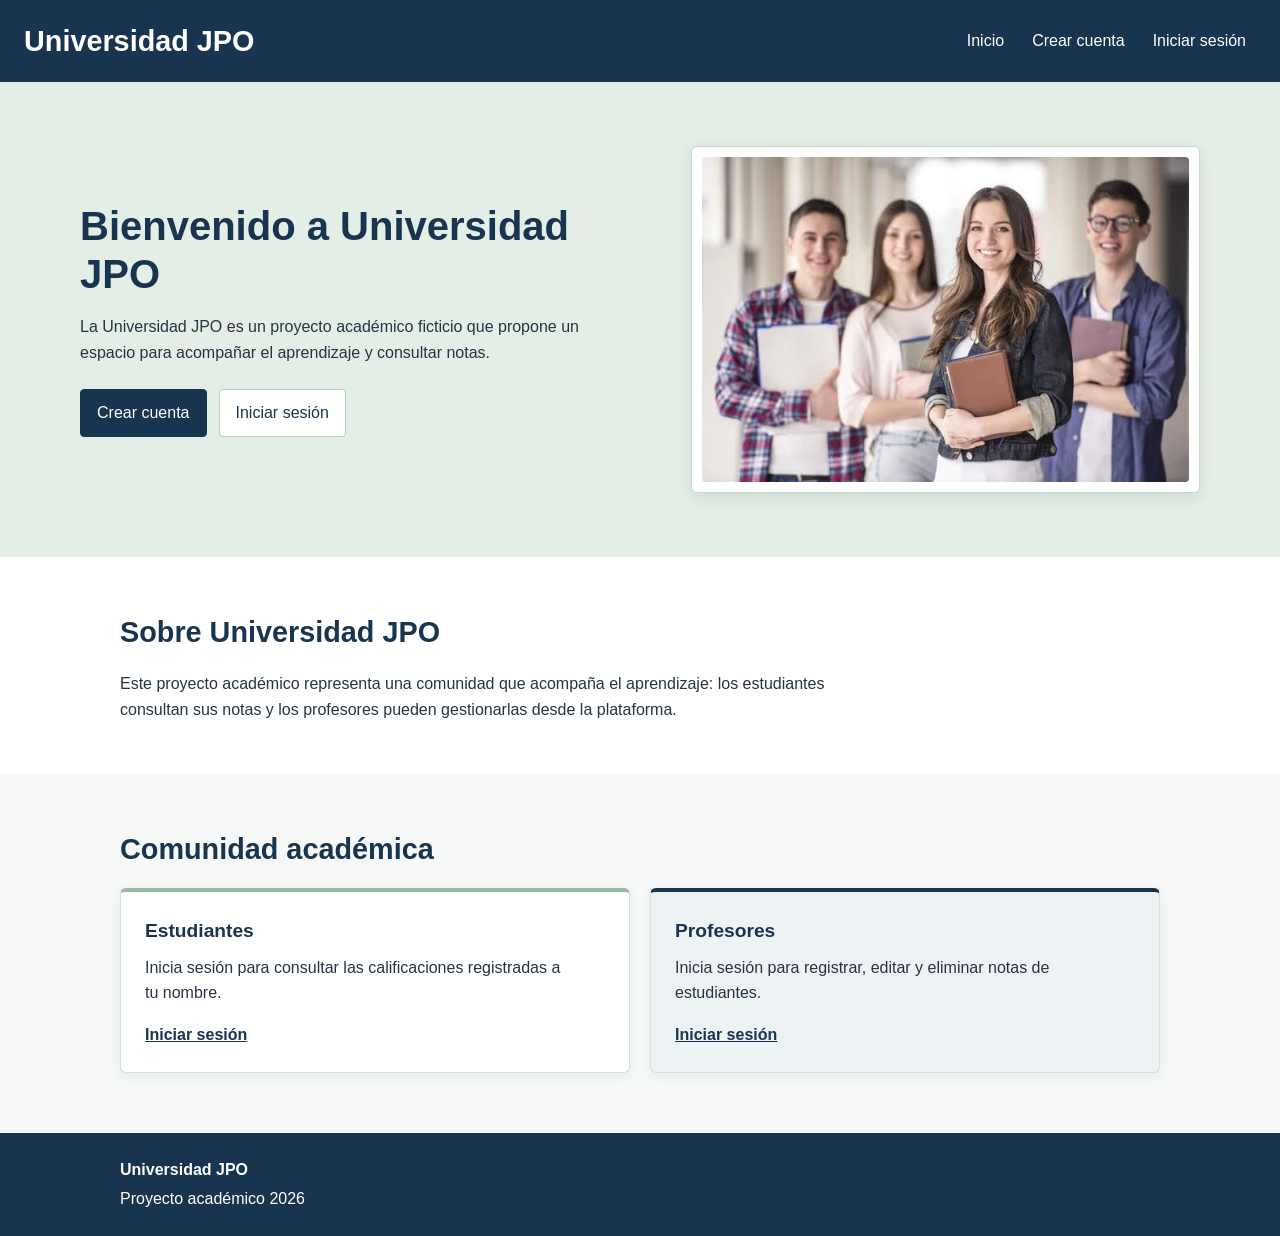
<file: universidad-JPO/index.html>
<!DOCTYPE html>
<html lang="es">
<head>
	<meta charset="UTF-8">
	<meta name="viewport" content="width=device-width, initial-scale=1.0">
	<title>Universidad JPO</title>
	<link rel="stylesheet" href="css/inicio.css">
</head>
<body>
	<header class="encabezado">
		<h1>Universidad JPO</h1>
		<nav class="menu-superior" aria-label="Navegación principal">
			<a href="index.html">Inicio</a>
			<a href="registro.html">Crear cuenta</a>
			<a href="iniciar-sesion.html">Iniciar sesión</a>
		</nav>
	</header>

	<main>
		<section class="presentacion" aria-labelledby="titulo-presentacion">
			<div class="contenido-destacado">
				<div class="contenido-presentacion">
					<h2 id="titulo-presentacion">Bienvenido a Universidad JPO</h2>
					<p>
						La Universidad JPO es un proyecto académico ficticio que propone
						un espacio para acompañar el aprendizaje y consultar notas.
					</p>
					<nav class="enlaces-cuenta" aria-label="Opciones de cuenta">
						<a class="boton-principal" href="registro.html">Crear cuenta</a>
						<a class="boton-secundario" href="iniciar-sesion.html">Iniciar sesión</a>
					</nav>
				</div>
				<figure class="visual-campus">
					<img src="img/comunidad-jpo.jpg" alt="Estudiantes universitarios">
				</figure>
			</div>
		</section>

		<section class="sobre-universidad" aria-labelledby="titulo-sobre">
			<div class="contenido-seccion">
				<h2 id="titulo-sobre">Sobre Universidad JPO</h2>
				<p>
					Este proyecto académico representa una comunidad que acompaña el
					aprendizaje: los estudiantes consultan sus notas y los profesores
					pueden gestionarlas desde la plataforma.
				</p>
			</div>
		</section>

		<section class="comunidad" aria-labelledby="titulo-comunidad">
			<div class="contenido-seccion">
				<h2 id="titulo-comunidad">Comunidad académica</h2>
				<div class="bloques-comunidad">
					<article class="bloque-comunidad bloque-estudiantes">
						<h3>Estudiantes</h3>
						<p>Inicia sesión para consultar las calificaciones registradas a tu nombre.</p>
						<a href="iniciar-sesion.html">Iniciar sesión</a>
					</article>
					<article class="bloque-comunidad bloque-profesores">
						<h3>Profesores</h3>
						<p>Inicia sesión para registrar, editar y eliminar notas de estudiantes.</p>
						<a href="iniciar-sesion.html">Iniciar sesión</a>
					</article>
				</div>
			</div>
		</section>
	</main>

	<footer class="pie-pagina">
		<div class="contenido-seccion">
			<p class="nombre-pie">Universidad JPO</p>
			<p>Proyecto académico 2026</p>
		</div>
	</footer>
</body>
</html>
</file>
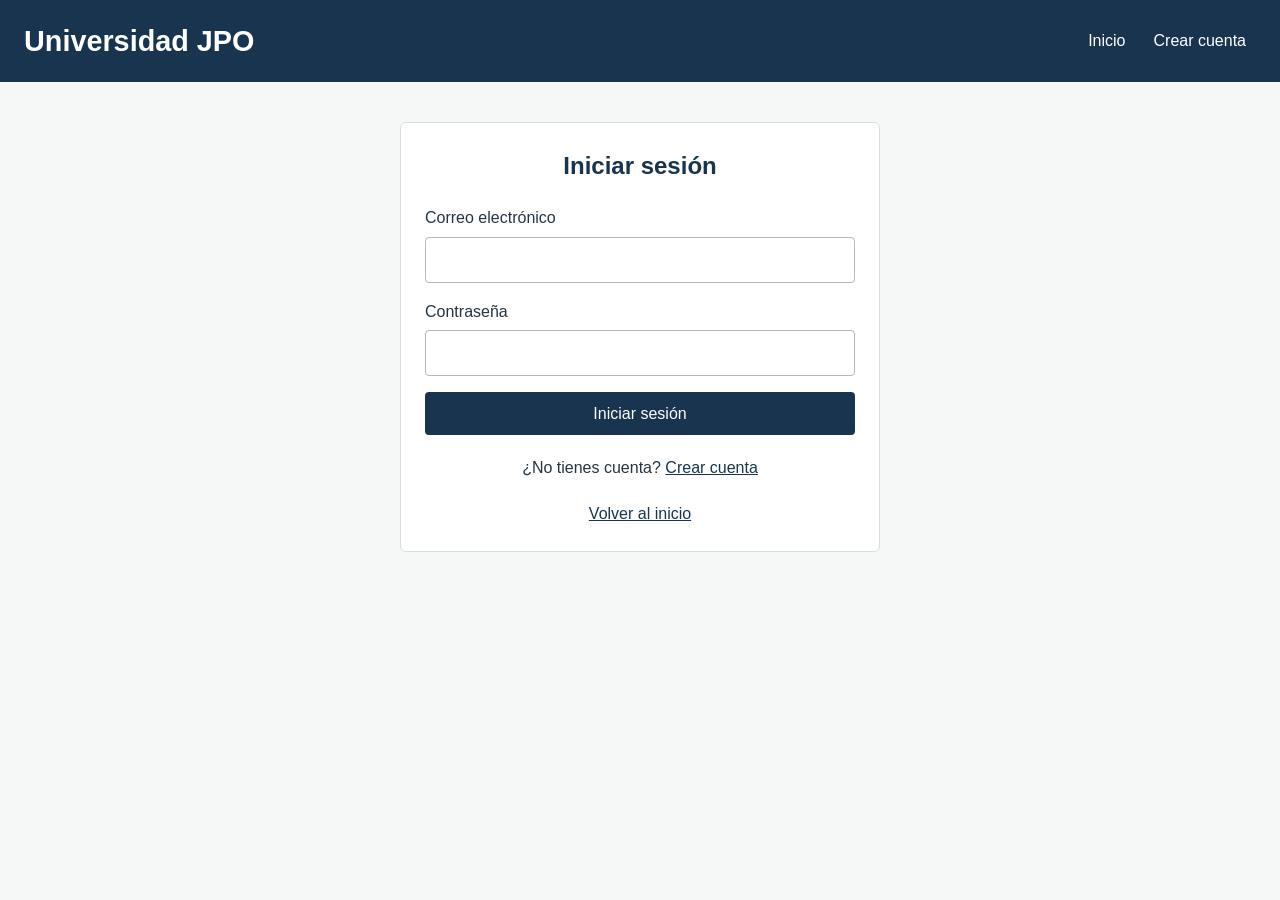
<file: universidad-JPO/estudiante.html>
<!DOCTYPE html>
<html lang="es">
<head>
	<meta charset="UTF-8">
	<meta name="viewport" content="width=device-width, initial-scale=1.0">
	<title>Mis notas | Universidad JPO</title>
	<link rel="stylesheet" href="css/estudiante.css">
</head>
<body>
	<header class="encabezado">
		<h1>Mis notas</h1>
		<nav class="menu-superior" aria-label="Navegación principal">
			<a href="index.html">Inicio</a>
			<button type="button" id="cerrar-sesion">Cerrar sesión</button>
		</nav>
	</header>

	<main class="contenedor-estudiante">
		<p class="bienvenida">Bienvenido, <span id="nombre-estudiante"></span></p>
		<p id="mensaje-notas"></p>

		<div class="contenedor-tabla">
			<table>
				<thead>
					<tr>
						<th scope="col">Asignatura</th>
						<th scope="col">Calificación</th>
					</tr>
				</thead>
				<tbody id="lista-notas"></tbody>
			</table>
		</div>
	</main>
	<script src="js/estudiante.js"></script>
</body>
</html>
</file>
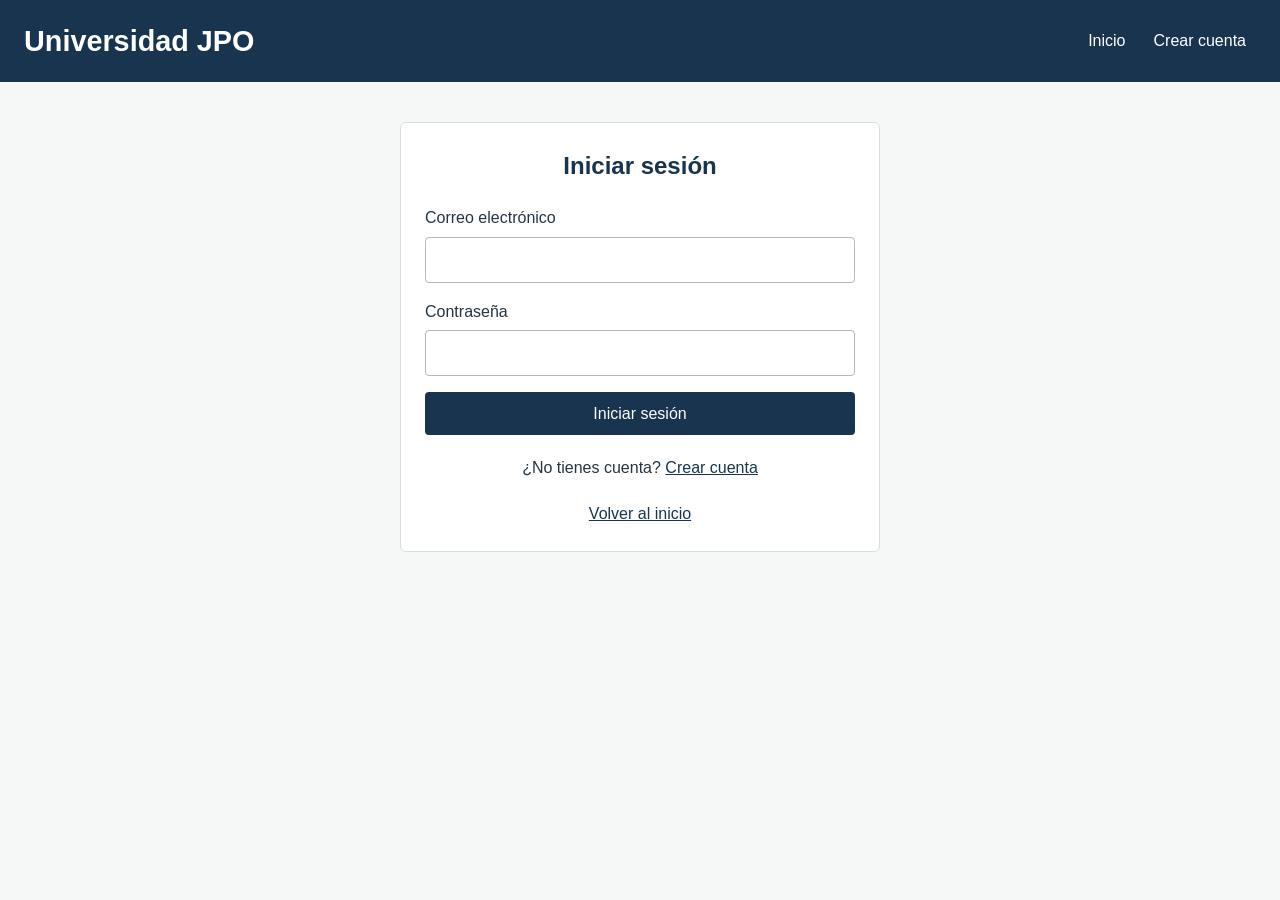
<file: universidad-JPO/iniciar-sesion.html>
<!DOCTYPE html>
<html lang="es">
<head>
	<meta charset="UTF-8">
	<meta name="viewport" content="width=device-width, initial-scale=1.0">
	<title>Iniciar sesión | Universidad JPO</title>
	<link rel="stylesheet" href="css/iniciar-sesion.css">
</head>
<body>
	<header class="encabezado">
		<h1>Universidad JPO</h1>
		<nav class="menu-superior" aria-label="Navegación principal">
			<a href="index.html">Inicio</a>
			<a href="registro.html">Crear cuenta</a>
		</nav>
	</header>

	<main class="contenedor-inicio-sesion">
		<h2>Iniciar sesión</h2>
		<form>
			<div class="campo-formulario">
				<label for="correo">Correo electrónico</label>
				<input type="email" id="correo" name="correo" required>
			</div>

			<div class="campo-formulario">
				<label for="contrasena">Contraseña</label>
				<input type="password" id="contrasena" name="contrasena" required>
			</div>

			<button type="submit">Iniciar sesión</button>
		</form>
		<p class="enlace-registro">
			¿No tienes cuenta? <a href="registro.html">Crear cuenta</a>
		</p>
		<p class="enlace-inicio">
			<a href="index.html">Volver al inicio</a>
		</p>
	</main>
	<script src="js/iniciar-sesion.js"></script>
</body>
</html>
</file>
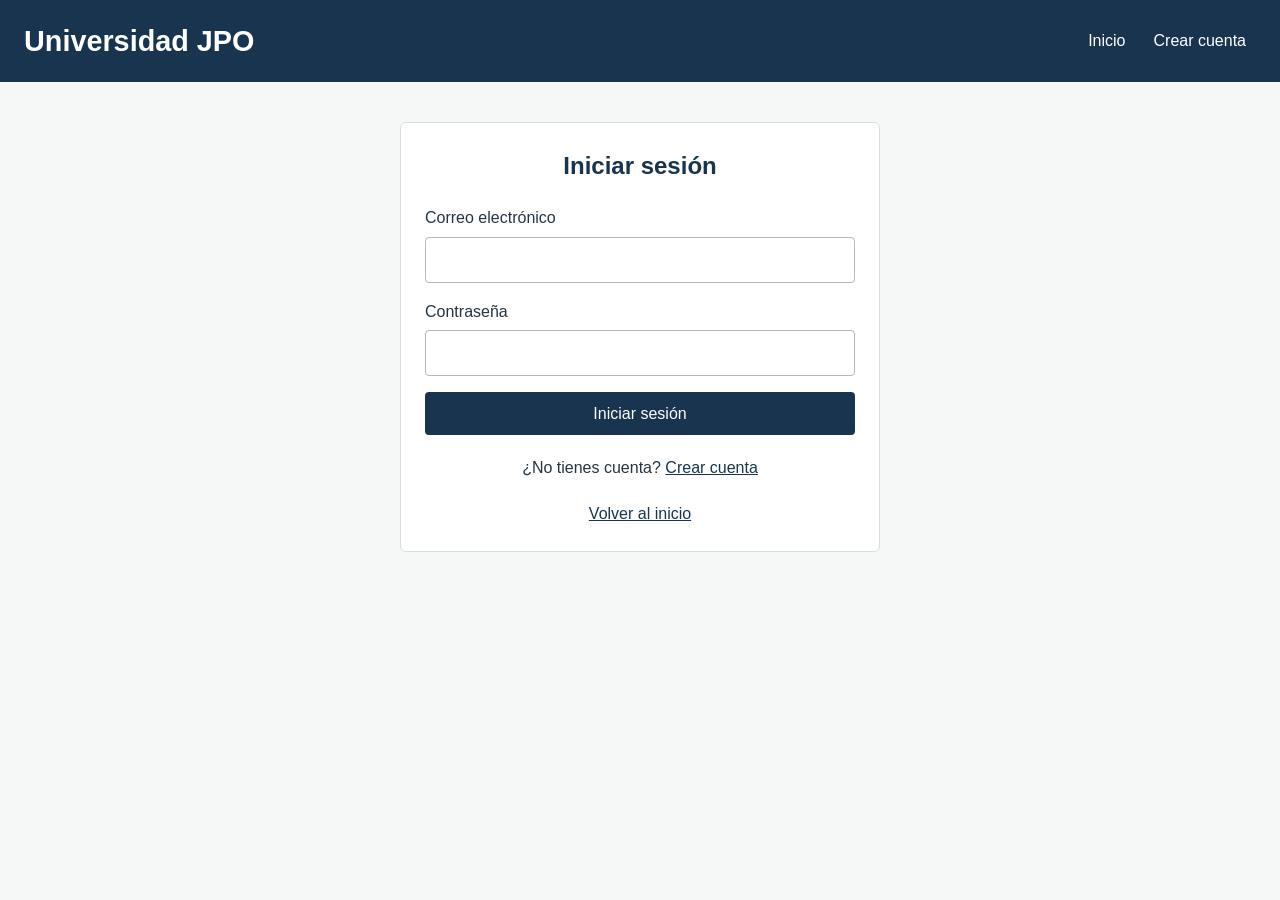
<file: universidad-JPO/profesor.html>
<!DOCTYPE html>
<html lang="es">
<head>
	<meta charset="UTF-8">
	<meta name="viewport" content="width=device-width, initial-scale=1.0">
	<title>Gestión de notas | Universidad JPO</title>
	<link rel="stylesheet" href="css/profesor.css">
</head>
<body>
	<header class="encabezado">
		<h1>Gestión de notas</h1>
		<nav class="menu-superior" aria-label="Navegación principal">
			<a href="index.html">Inicio</a>
			<button type="button" id="cerrar-sesion">Cerrar sesión</button>
		</nav>
	</header>

	<main class="contenedor-profesor">
		<p class="bienvenida">Bienvenido, profesor.</p>

		<section aria-labelledby="titulo-formulario">
			<h2 id="titulo-formulario">Agregar una nota</h2>
			<form id="formulario-nota">
				<div class="campo-formulario">
					<label for="nombreEstudiante">Nombre del estudiante</label>
					<input type="text" id="nombreEstudiante" name="nombreEstudiante" required>
				</div>

				<div class="campo-formulario">
					<label for="asignatura">Asignatura</label>
					<input type="text" id="asignatura" name="asignatura" required>
				</div>

				<div class="campo-formulario">
					<label for="calificacion">Calificación</label>
					<input type="number" id="calificacion" name="calificacion" required>
				</div>

				<button type="submit">Guardar nota</button>
			</form>
		</section>

		<section aria-labelledby="titulo-lista-notas">
			<h2 id="titulo-lista-notas">Notas registradas</h2>
			<p id="mensaje-notas"></p>
			<div class="contenedor-tabla">
				<table>
					<thead>
						<tr>
							<th scope="col">Estudiante</th>
							<th scope="col">Asignatura</th>
							<th scope="col">Calificación</th>
							<th scope="col">Acciones</th>
						</tr>
					</thead>
					<tbody id="lista-notas"></tbody>
				</table>
			</div>
		</section>
	</main>
	<script src="js/profesor.js"></script>
</body>
</html>
</file>
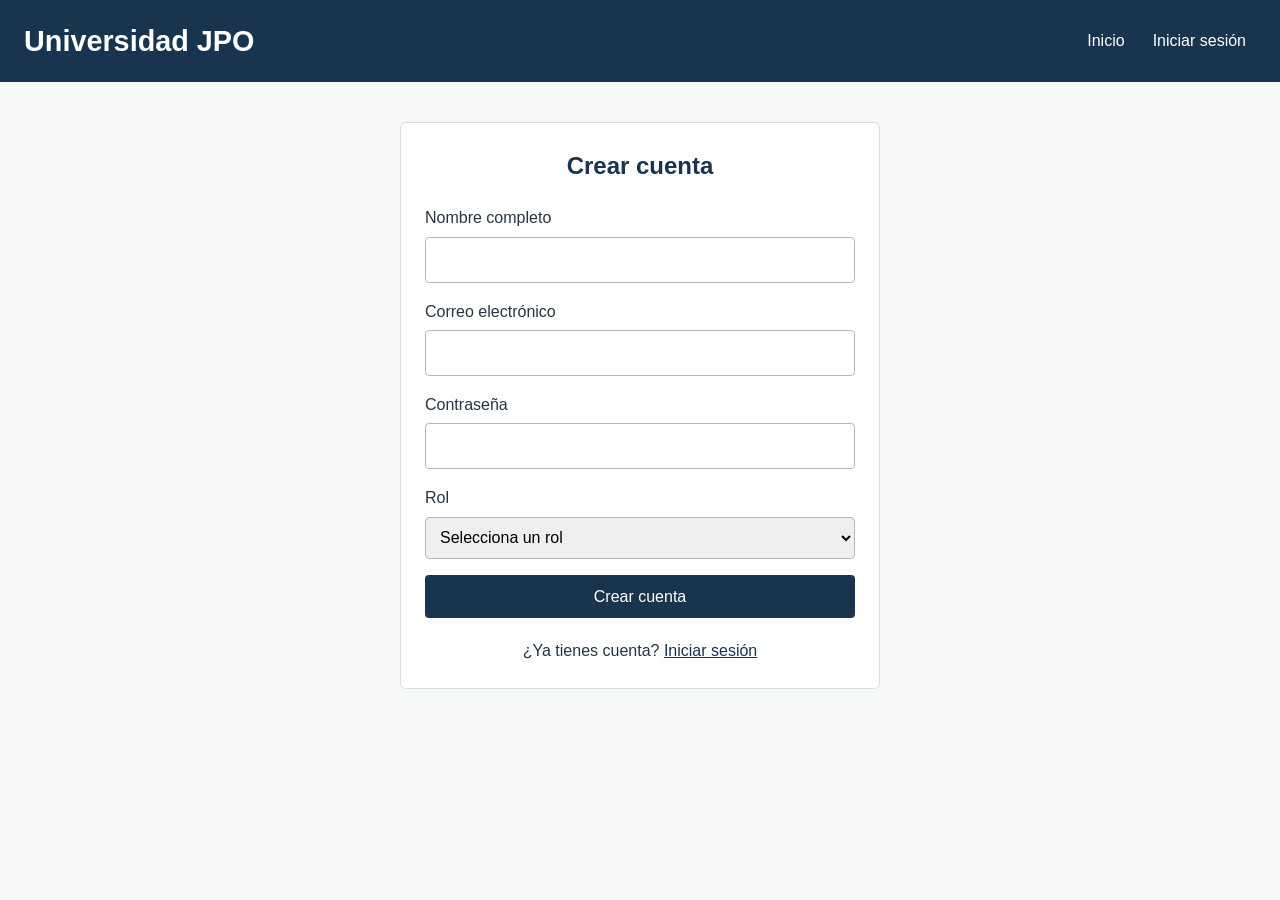
<file: universidad-JPO/registro.html>
<!DOCTYPE html>
<html lang="es">
<head>
	<meta charset="UTF-8">
	<meta name="viewport" content="width=device-width, initial-scale=1.0">
	<title>Crear cuenta | Universidad JPO</title>
	<link rel="stylesheet" href="css/registro.css">
</head>
<body>
	<header class="encabezado">
		<h1>Universidad JPO</h1>
		<nav class="menu-superior" aria-label="Navegación principal">
			<a href="index.html">Inicio</a>
			<a href="iniciar-sesion.html">Iniciar sesión</a>
		</nav>
	</header>

	<main class="contenedor-registro">
		<h2>Crear cuenta</h2>
		<form>
			<div class="campo-formulario">
				<label for="nombreCompleto">Nombre completo</label>
				<input type="text" id="nombreCompleto" name="nombreCompleto" required>
			</div>

			<div class="campo-formulario">
				<label for="correo">Correo electrónico</label>
				<input type="email" id="correo" name="correo" required>
			</div>

			<div class="campo-formulario">
				<label for="contrasena">Contraseña</label>
				<input type="password" id="contrasena" name="contrasena" required>
			</div>

			<div class="campo-formulario">
				<label for="rol">Rol</label>
				<select id="rol" name="rol" required>
					<option value="" disabled selected>Selecciona un rol</option>
					<option value="estudiante">Estudiante</option>
					<option value="profesor">Profesor</option>
				</select>
			</div>

			<button type="submit">Crear cuenta</button>
		</form>
		<p class="enlace-inicio-sesion">
			¿Ya tienes cuenta? <a href="iniciar-sesion.html">Iniciar sesión</a>
		</p>
	</main>
	<script src="js/registro.js"></script>
</body>
</html>
</file>
<file: universidad-JPO/css/inicio.css>
* {
	box-sizing: border-box;
}

body {
	margin: 0;
	color: #263442;
	background-color: #f5f8f6;
	font-family: Arial, Helvetica, sans-serif;
	line-height: 1.6;
}

.encabezado {
	display: flex;
	align-items: center;
	justify-content: space-between;
	flex-wrap: wrap;
	gap: 16px;
	padding: 18px 24px;
	color: #ffffff;
	background-color: #18344f;
}

.encabezado h1 {
	margin: 0;
	font-size: 1.8rem;
}

.menu-superior {
	display: flex;
	align-items: center;
	flex-wrap: wrap;
	gap: 8px;
}

.menu-superior a {
	padding: 8px 10px;
	border-radius: 4px;
	color: #ffffff;
	text-decoration: none;
}

.menu-superior a:hover,
.menu-superior a:focus {
	background-color: #2b4964;
}

.presentacion {
	padding: 64px 24px;
	background-color: #e2eee6;
}

.contenido-destacado {
	display: grid;
	grid-template-columns: minmax(0, 1.05fr) minmax(0, 0.95fr);
	align-items: center;
	gap: 48px;
	max-width: 1120px;
	margin: 0 auto;
}

.contenido-presentacion {
	max-width: 560px;
}

.presentacion h2 {
	margin: 0 0 16px;
	color: #18344f;
	font-size: 2.5rem;
	line-height: 1.2;
}

.presentacion p {
	max-width: 520px;
	margin: 0;
}

.enlaces-cuenta {
	display: flex;
	flex-wrap: wrap;
	gap: 12px;
	margin-top: 24px;
}

.enlaces-cuenta a {
	padding: 10px 16px;
	border-radius: 4px;
	text-decoration: none;
}

.boton-principal {
	border: 1px solid #18344f;
	color: #ffffff;
	background-color: #18344f;
}

.boton-principal:hover,
.boton-principal:focus {
	background-color: #2b4964;
}

.boton-secundario {
	border: 1px solid #b9cec0;
	color: #18344f;
	background-color: #ffffff;
}

.boton-secundario:hover,
.boton-secundario:focus {
	background-color: #d2e3d8;
}

.visual-campus {
	margin: 0;
	padding: 10px;
	border: 1px solid #c9d9ce;
	border-radius: 6px;
	background-color: #ffffff;
	box-shadow: 0 4px 14px rgba(24, 52, 79, 0.1);
}

.visual-campus img {
	display: block;
	width: 100%;
	height: auto;
	border-radius: 4px;
}

.sobre-universidad {
	padding: 52px 24px;
	background-color: #ffffff;
}

.contenido-seccion {
	max-width: 1040px;
	margin: 0 auto;
}

.sobre-universidad h2,
.comunidad h2 {
	margin: 0 0 16px;
	color: #18344f;
	font-size: 1.8rem;
}

.sobre-universidad p {
	max-width: 720px;
	margin: 0;
}

.comunidad {
	padding: 52px 24px 60px;
	background-color: #f5f8f6;
}

.bloques-comunidad {
	display: grid;
	grid-template-columns: repeat(2, minmax(0, 1fr));
	gap: 20px;
}

.bloque-comunidad {
	padding: 24px;
	border: 1px solid #d5e0d9;
	border-top: 4px solid #9bb9a2;
	border-radius: 6px;
	background-color: #ffffff;
	box-shadow: 0 3px 12px rgba(24, 52, 79, 0.07);
}

.bloque-profesores {
	border-top-color: #18344f;
	background-color: #edf2f5;
}

.bloque-comunidad h3 {
	margin: 0 0 8px;
	color: #18344f;
	font-size: 1.2rem;
}

.bloque-comunidad p {
	max-width: 420px;
	margin: 0 0 16px;
}

.bloque-comunidad a {
	color: #18344f;
	font-weight: bold;
}

.pie-pagina {
	padding: 24px;
	color: #ffffff;
	background-color: #18344f;
}

.pie-pagina p {
	margin: 0;
}

.pie-pagina .nombre-pie {
	margin-bottom: 4px;
	font-weight: bold;
}

@media (max-width: 520px) {
	.encabezado {
		flex-direction: column;
		align-items: flex-start;
	}

	.menu-superior {
		width: 100%;
	}

	.presentacion {
		padding: 40px 20px;
	}

	.contenido-destacado {
		grid-template-columns: 1fr;
		gap: 28px;
	}

	.presentacion h2 {
		font-size: 2rem;
	}

	.enlaces-cuenta {
		flex-direction: column;
	}

	.enlaces-cuenta a {
		text-align: center;
	}

	.sobre-universidad,
	.comunidad {
		padding: 38px 20px;
	}

	.sobre-universidad h2,
	.comunidad h2 {
		font-size: 1.55rem;
	}

	.bloques-comunidad {
		grid-template-columns: 1fr;
	}

	.bloque-comunidad {
		padding: 20px;
	}
}
</file>
<file: universidad-JPO/css/estudiante.css>
* {
	box-sizing: border-box;
}

body {
	margin: 0;
	color: #263442;
	background-color: #f5f8f6;
	font-family: Arial, Helvetica, sans-serif;
	line-height: 1.6;
}

.encabezado {
	display: flex;
	align-items: center;
	justify-content: space-between;
	flex-wrap: wrap;
	gap: 16px;
	padding: 16px 24px;
	color: #ffffff;
	background-color: #18344f;
}

.encabezado h1 {
	margin: 0;
	font-size: 1.8rem;
}

.menu-superior {
	display: flex;
	align-items: center;
	flex-wrap: wrap;
	gap: 8px;
}

.menu-superior a,
.menu-superior button {
	padding: 8px 10px;
	border: 1px solid #ffffff;
	border-radius: 4px;
	color: #ffffff;
	background-color: transparent;
	font: inherit;
	text-decoration: none;
	cursor: pointer;
}

.menu-superior a:hover,
.menu-superior a:focus,
.menu-superior button:hover,
.menu-superior button:focus {
	color: #18344f;
	background-color: #e2eee6;
}

.contenedor-estudiante {
	width: min(100% - 32px, 760px);
	margin: 32px auto;
}

.bienvenida {
	margin-bottom: 8px;
	font-size: 1.1rem;
}

#mensaje-notas {
	margin-top: 0;
}

.contenedor-tabla {
	overflow-x: auto;
	border: 1px solid #d5e0d9;
	border-radius: 6px;
	background-color: #ffffff;
}

table {
	width: 100%;
	border-collapse: collapse;
	background-color: #ffffff;
}

th,
td {
	padding: 12px;
	border-bottom: 1px solid #d5e0d9;
	text-align: left;
}

th {
	color: #ffffff;
	background-color: #18344f;
}

tbody tr:nth-child(even) {
	background-color: #f5f8f6;
}

@media (max-width: 520px) {
	.encabezado {
		flex-direction: column;
		align-items: flex-start;
	}

	.menu-superior {
		width: 100%;
	}
}
</file>
<file: universidad-JPO/css/iniciar-sesion.css>
* {
	box-sizing: border-box;
}

body {
	margin: 0;
	color: #263442;
	background-color: #f5f8f6;
	font-family: Arial, Helvetica, sans-serif;
	line-height: 1.6;
}

.encabezado {
	display: flex;
	align-items: center;
	justify-content: space-between;
	flex-wrap: wrap;
	gap: 16px;
	padding: 18px 24px;
	color: #ffffff;
	background-color: #18344f;
}

.encabezado h1 {
	margin: 0;
	font-size: 1.8rem;
}

.menu-superior {
	display: flex;
	align-items: center;
	flex-wrap: wrap;
	gap: 8px;
}

.menu-superior a {
	padding: 8px 10px;
	border-radius: 4px;
	color: #ffffff;
	text-decoration: none;
}

.menu-superior a:hover,
.menu-superior a:focus {
	background-color: #2b4964;
}

.contenedor-inicio-sesion {
	width: min(100% - 32px, 480px);
	margin: 40px auto;
	padding: 24px;
	border: 1px solid #d5e0d9;
	border-radius: 6px;
	background-color: #ffffff;
}

.contenedor-inicio-sesion h2 {
	margin: 0 0 20px;
	color: #18344f;
	text-align: center;
}

.campo-formulario {
	margin-bottom: 16px;
}

.campo-formulario label {
	display: block;
	margin-bottom: 6px;
}

.campo-formulario input {
	width: 100%;
	min-height: 42px;
	padding: 9px 10px;
	border: 1px solid #aebdb4;
	border-radius: 4px;
	font: inherit;
}

.campo-formulario input:focus {
	outline: 2px solid #92b69e;
	outline-offset: 1px;
}

.contenedor-inicio-sesion button {
	width: 100%;
	min-height: 42px;
	padding: 9px 12px;
	border: 0;
	border-radius: 4px;
	color: #ffffff;
	background-color: #18344f;
	font: inherit;
	cursor: pointer;
}

.contenedor-inicio-sesion button:hover,
.contenedor-inicio-sesion button:focus {
	background-color: #2b4964;
}

.enlace-registro,
.enlace-inicio {
	margin: 20px 0 0;
	text-align: center;
}

.enlace-registro a,
.enlace-inicio a {
	color: #18344f;
}

@media (max-width: 520px) {
	.encabezado {
		flex-direction: column;
		align-items: flex-start;
	}

	.menu-superior {
		width: 100%;
	}
}
</file>
<file: universidad-JPO/css/profesor.css>
* {
	box-sizing: border-box;
}

body {
	margin: 0;
	color: #263442;
	background-color: #f5f8f6;
	font-family: Arial, Helvetica, sans-serif;
	line-height: 1.6;
}

.encabezado {
	display: flex;
	align-items: center;
	justify-content: space-between;
	flex-wrap: wrap;
	gap: 16px;
	padding: 16px 24px;
	color: #ffffff;
	background-color: #18344f;
}

.encabezado h1 {
	margin: 0;
	font-size: 1.8rem;
}

.menu-superior {
	display: flex;
	align-items: center;
	flex-wrap: wrap;
	gap: 8px;
}

.menu-superior a,
.menu-superior button {
	padding: 8px 10px;
	border: 1px solid #ffffff;
	border-radius: 4px;
	color: #ffffff;
	background-color: transparent;
	font: inherit;
	text-decoration: none;
	cursor: pointer;
}

.menu-superior a:hover,
.menu-superior a:focus,
.menu-superior button:hover,
.menu-superior button:focus {
	color: #18344f;
	background-color: #e2eee6;
}

.contenedor-profesor {
	width: min(100% - 32px, 960px);
	margin: 32px auto;
}

.contenedor-profesor section {
	margin-bottom: 28px;
	padding: 20px;
	border: 1px solid #d5e0d9;
	border-radius: 6px;
	background-color: #ffffff;
}

.contenedor-profesor h2 {
	margin-top: 0;
	color: #18344f;
}

.campo-formulario {
	margin-bottom: 16px;
}

.campo-formulario label {
	display: block;
	margin-bottom: 6px;
}

.campo-formulario input {
	width: 100%;
	min-height: 42px;
	padding: 9px 10px;
	border: 1px solid #aebdb4;
	border-radius: 4px;
	font: inherit;
}

.campo-formulario input:focus {
	outline: 2px solid #92b69e;
	outline-offset: 1px;
}

#formulario-nota button {
	min-height: 42px;
	padding: 9px 16px;
	border: 0;
	border-radius: 4px;
	color: #ffffff;
	background-color: #18344f;
	font: inherit;
	cursor: pointer;
}

#formulario-nota button:hover,
#formulario-nota button:focus {
	background-color: #2b4964;
}

#mensaje-notas {
	margin-top: 0;
}

.contenedor-tabla {
	overflow-x: auto;
	border: 1px solid #d5e0d9;
	border-radius: 6px;
	background-color: #ffffff;
}

table {
	width: 100%;
	border-collapse: collapse;
	background-color: #ffffff;
}

th,
td {
	padding: 12px;
	border-bottom: 1px solid #d5e0d9;
	text-align: left;
}

th {
	color: #ffffff;
	background-color: #18344f;
}

tbody tr:nth-child(even) {
	background-color: #f5f8f6;
}

td button {
	margin-right: 6px;
	padding: 6px 10px;
	border: 1px solid #c9d9ce;
	border-radius: 4px;
	color: #18344f;
	background-color: #e2eee6;
	font: inherit;
	cursor: pointer;
}

td button:hover,
td button:focus {
	background-color: #d2e3d8;
}

@media (max-width: 520px) {
	.encabezado {
		flex-direction: column;
		align-items: flex-start;
	}

	.menu-superior {
		width: 100%;
	}

	.contenedor-profesor section {
		padding: 16px;
	}
}
</file>
<file: universidad-JPO/css/registro.css>
* {
	box-sizing: border-box;
}

body {
	margin: 0;
	color: #263442;
	background-color: #f5f8f6;
	font-family: Arial, Helvetica, sans-serif;
	line-height: 1.6;
}

.encabezado {
	display: flex;
	align-items: center;
	justify-content: space-between;
	flex-wrap: wrap;
	gap: 16px;
	padding: 18px 24px;
	color: #ffffff;
	background-color: #18344f;
}

.encabezado h1 {
	margin: 0;
	font-size: 1.8rem;
}

.menu-superior {
	display: flex;
	align-items: center;
	flex-wrap: wrap;
	gap: 8px;
}

.menu-superior a {
	padding: 8px 10px;
	border-radius: 4px;
	color: #ffffff;
	text-decoration: none;
}

.menu-superior a:hover,
.menu-superior a:focus {
	background-color: #2b4964;
}

.contenedor-registro {
	width: min(100% - 32px, 480px);
	margin: 40px auto;
	padding: 24px;
	border: 1px solid #d5e0d9;
	border-radius: 6px;
	background-color: #ffffff;
}

.contenedor-registro h2 {
	margin: 0 0 20px;
	color: #18344f;
	text-align: center;
}

.campo-formulario {
	margin-bottom: 16px;
}

.campo-formulario label {
	display: block;
	margin-bottom: 6px;
}

.campo-formulario input,
.campo-formulario select {
	width: 100%;
	min-height: 42px;
	padding: 9px 10px;
	border: 1px solid #aebdb4;
	border-radius: 4px;
	font: inherit;
}

.campo-formulario input:focus,
.campo-formulario select:focus {
	outline: 2px solid #92b69e;
	outline-offset: 1px;
}

.contenedor-registro button {
	width: 100%;
	min-height: 42px;
	padding: 9px 12px;
	border: 0;
	border-radius: 4px;
	color: #ffffff;
	background-color: #18344f;
	font: inherit;
	cursor: pointer;
}

.contenedor-registro button:hover,
.contenedor-registro button:focus {
	background-color: #2b4964;
}

.enlace-inicio-sesion {
	margin: 20px 0 0;
	text-align: center;
}

.enlace-inicio-sesion a {
	color: #18344f;
}

@media (max-width: 520px) {
	.encabezado {
		flex-direction: column;
		align-items: flex-start;
	}

	.menu-superior {
		width: 100%;
	}
}
</file>
